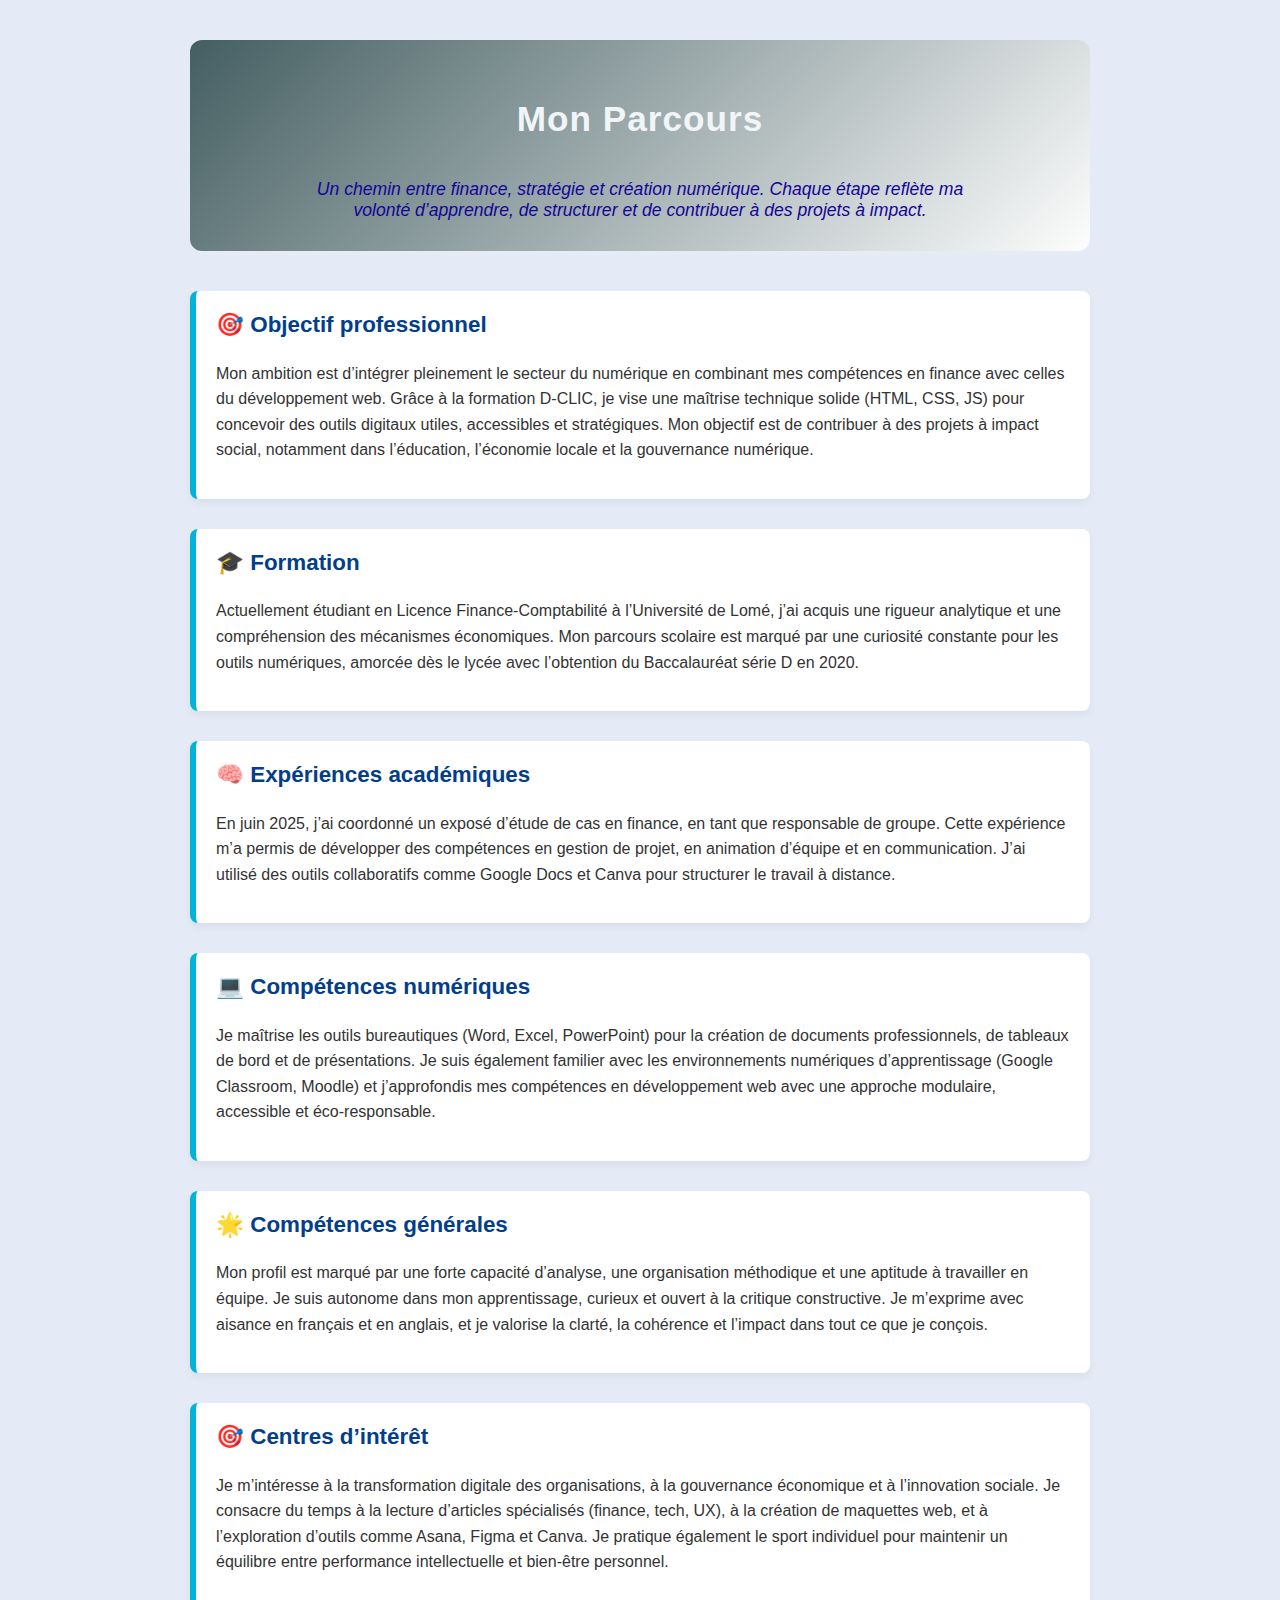
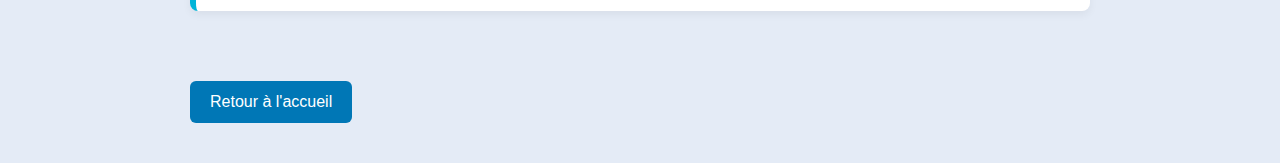
<file: apropos.html>
<!DOCTYPE html>
<html lang="fr">
<head>
  <meta charset="UTF-8">
  <meta name="viewport" content="width=device-width, initial-scale=1.0">
  <title>À propos de Fawaz</title>
  <link rel="stylesheet" href="apropos.css">
  <link rel="icon" type="image/png" href="./favicon.png">
</head>

<body>
  <section id="apropos" class="cartes-section">
    <div class="carte-titre">
      <h2>Mon Parcours</h2>
      <p>Un chemin entre finance, stratégie et création numérique. Chaque étape reflète ma volonté d’apprendre, de structurer et de contribuer à des projets à impact.</p>
    </div>

    <div class="carte">
      <h3>🎯 Objectif professionnel</h3>
      <p>Mon ambition est d’intégrer pleinement le secteur du numérique en combinant mes compétences en finance avec celles du développement web. Grâce à la formation D-CLIC, je vise une maîtrise technique solide (HTML, CSS, JS) pour concevoir des outils digitaux utiles, accessibles et stratégiques. Mon objectif est de contribuer à des projets à impact social, notamment dans l’éducation, l’économie locale et la gouvernance numérique.</p>
    </div>

    <div class="carte">
      <h3>🎓 Formation</h3>
      <p>Actuellement étudiant en Licence Finance-Comptabilité à l’Université de Lomé, j’ai acquis une rigueur analytique et une compréhension des mécanismes économiques. Mon parcours scolaire est marqué par une curiosité constante pour les outils numériques, amorcée dès le lycée avec l’obtention du Baccalauréat série D en 2020.</p>
    </div>

    <div class="carte">
      <h3>🧠 Expériences académiques</h3>
      <p>En juin 2025, j’ai coordonné un exposé d’étude de cas en finance, en tant que responsable de groupe. Cette expérience m’a permis de développer des compétences en gestion de projet, en animation d’équipe et en communication. J’ai utilisé des outils collaboratifs comme Google Docs et Canva pour structurer le travail à distance.</p>
    </div>

    <div class="carte">
      <h3>💻 Compétences numériques</h3>
      <p>Je maîtrise les outils bureautiques (Word, Excel, PowerPoint) pour la création de documents professionnels, de tableaux de bord et de présentations. Je suis également familier avec les environnements numériques d’apprentissage (Google Classroom, Moodle) et j’approfondis mes compétences en développement web avec une approche modulaire, accessible et éco-responsable.</p>
    </div>

    <div class="carte">
      <h3>🌟 Compétences générales</h3>
      <p>Mon profil est marqué par une forte capacité d’analyse, une organisation méthodique et une aptitude à travailler en équipe. Je suis autonome dans mon apprentissage, curieux et ouvert à la critique constructive. Je m’exprime avec aisance en français et en anglais, et je valorise la clarté, la cohérence et l’impact dans tout ce que je conçois.</p>
    </div>

    <div class="carte">
      <h3>🎯 Centres d’intérêt</h3>
      <p>Je m’intéresse à la transformation digitale des organisations, à la gouvernance économique et à l’innovation sociale. Je consacre du temps à la lecture d’articles spécialisés (finance, tech, UX), à la création de maquettes web, et à l’exploration d’outils comme Asana, Figma et Canva. Je pratique également le sport individuel pour maintenir un équilibre entre performance intellectuelle et bien-être personnel.</p>
    </div>

    <a href="./html" class="btn-retour">Retour à l'accueil</a>
  </section>

</body>
</html>
</file>
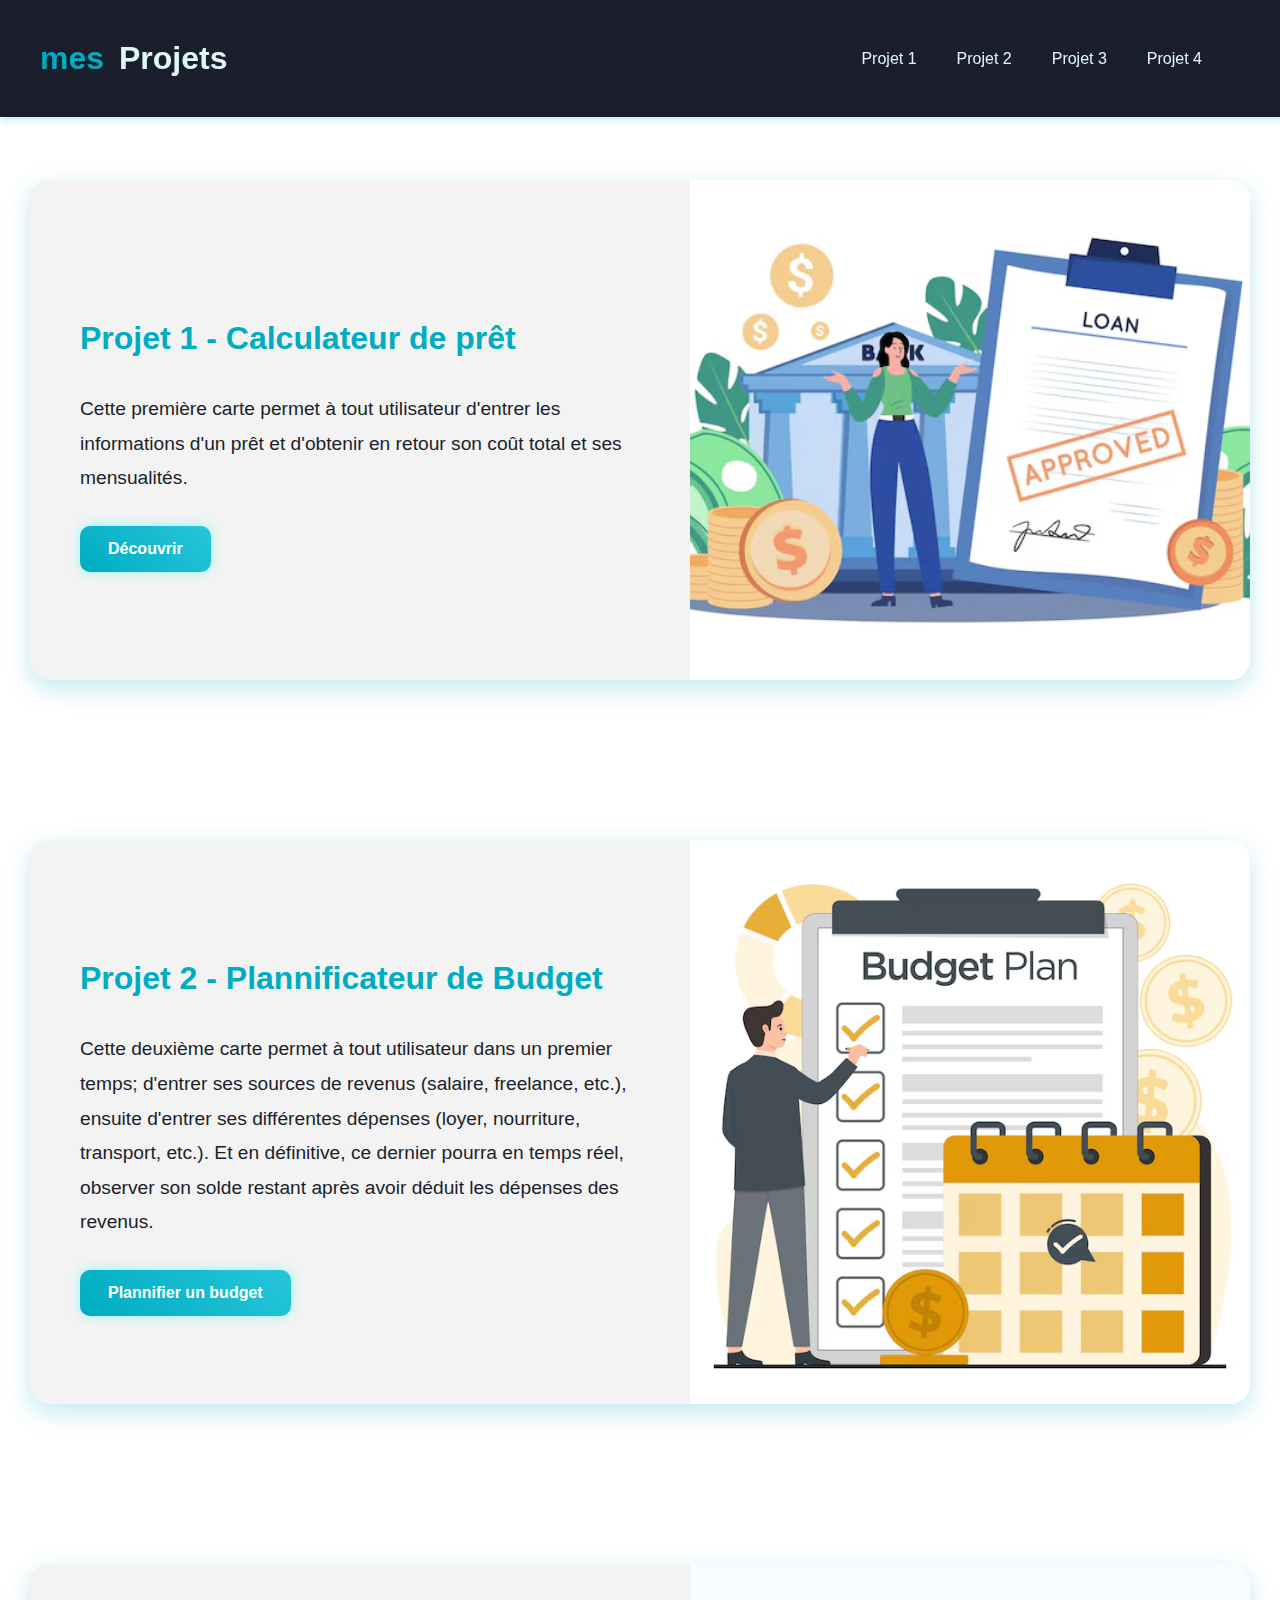
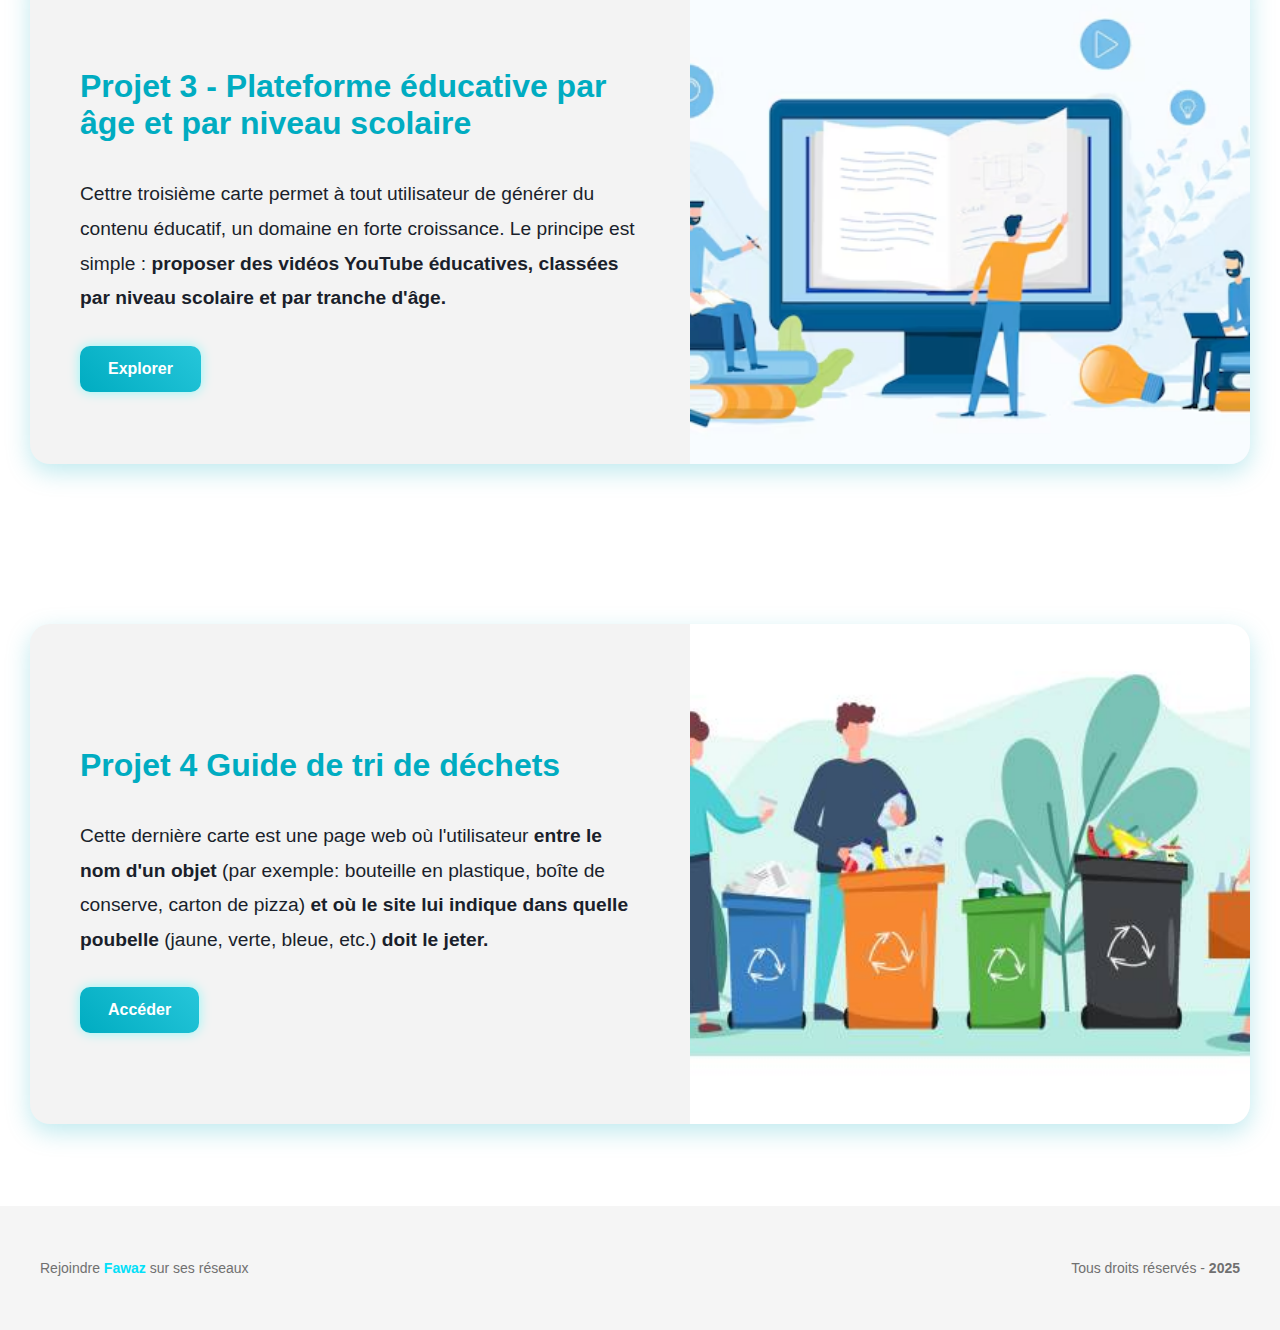
<file: projet.html>
<!DOCTYPE html>
<html lang="fr">
<head>
  <meta charset="UTF-8">
  <meta name="viewport" content="width=device-width, initial-scale=1.0">
  <title>Mes Projets - Fawaz</title>
  <link rel="stylesheet" href="projet.css">
  <link rel="icon" type="image/png" href="./favicon.png">
</head>
<body>

<header class="header-fixe">
  <div class="barre-header fade-in">
    
    <!-- Intitulé de la page à gauche -->
    <div class="identite">
      <span class="nom">mes</span>
      <span class="prenom">Projets</span>
    </div>

    <!-- Navigation à droite -->
    <nav class="nav">
        <ul>
            <li><a href="#projet1">Projet 1</a></li>
            <li><a href="#projet2">Projet 2</a></li>
            <li><a href="#projet3">Projet 3</a></li>
            <li><a href="#projet4">Projet 4</a></li>
        </ul>
    </nav>


  </div>
</header>

<section id="projet1" class="cartes-verticales">
  <div class="grande-carte">
    <div class="contenu-carte">
      <h3>Projet 1 - Calculateur de prêt</h3>
      <p>Cette première carte permet à tout utilisateur d'entrer les informations d'un prêt et d'obtenir en retour son coût total et ses mensualités.</p>
      <a href="./projet1.html" class="btn-action">Découvrir</a>
    </div>
    <div class="illustration-carte">
      <img src="./img illustration calculateur de prpet.jpg" alt="Illustration du projet 1">
    </div>
  </div>
</section>

<section id="projet2" class="cartes-verticales">
  <div id="projet2" class="grande-carte">
    <div class="contenu-carte">
      <h3>Projet 2 - Plannificateur de Budget</h3>
      <p>Cette deuxième carte permet à tout utilisateur dans un premier temps; d'entrer ses sources de revenus (salaire, freelance, etc.), ensuite d'entrer ses différentes dépenses (loyer, nourriture, transport, etc.).
        Et en définitive, ce dernier pourra en temps réel, observer son solde restant après avoir déduit les dépenses des revenus.</p>
      <a href="./projet2.html" class="btn-action">Plannifier un budget</a>
    </div>
    <div class="illustration-carte">
      <img src="./img illustration budget.jpg" alt="Illustration du projet 2">
    </div>
  </div>
</section>

<section id="projet3" class="cartes-verticales">
  <div id="projet3" class="grande-carte">
    <div class="contenu-carte">
      <h3>Projet 3 - Plateforme éducative par âge et par niveau scolaire</h3>
      <p>Cettre troisième carte permet à tout utilisateur de générer du contenu éducatif, un domaine en forte croissance.
        Le principe est simple : <strong>proposer des vidéos YouTube éducatives, classées par niveau scolaire et par tranche d'âge.</strong></p>
      <a href="./projet3.html" class="btn-action">Explorer</a>
    </div>
    <div class="illustration-carte">
      <img src="./illustration projet 3-1.jpg" alt="Illustration du projet 3">
    </div>
  </div>
</section>

<section id="projet4" class="cartes-verticales">
  <div id="projet4" class="grande-carte">
    <div class="contenu-carte">
      <h3>Projet 4 Guide de tri de déchets</h3>
      <p>Cette dernière carte est une page web où l'utilisateur <strong>entre le nom d'un objet</strong> (par exemple: bouteille en plastique, boîte de conserve, carton de pizza) <strong>et où le site lui indique dans quelle poubelle</strong> (jaune, verte, bleue, etc.) <strong>doit le jeter.</strong></p>
      <a href="./projet4.html" class="btn-action">Accéder</a>
    </div>
    <div class="illustration-carte">
      <img src="./illustration projet 4.jpg" alt="Illustration du projet 4">
    </div>
  </div>
</section>

<!-- Footer -->

<footer class="footer">
  <div class="footer-container">
    <p class="footer-left">
      Rejoindre <a href="reseaux.html" class="lien-contact" target="_blank">Fawaz</a> sur <span>ses réseaux</span>
    </p>
    <p class="footer-right">
      Tous droits réservés - <span>2025</span>
    </p>
  </div>
</footer>

<script src="portfolio.accueil.js"></script>
</body>

</html>
</file>
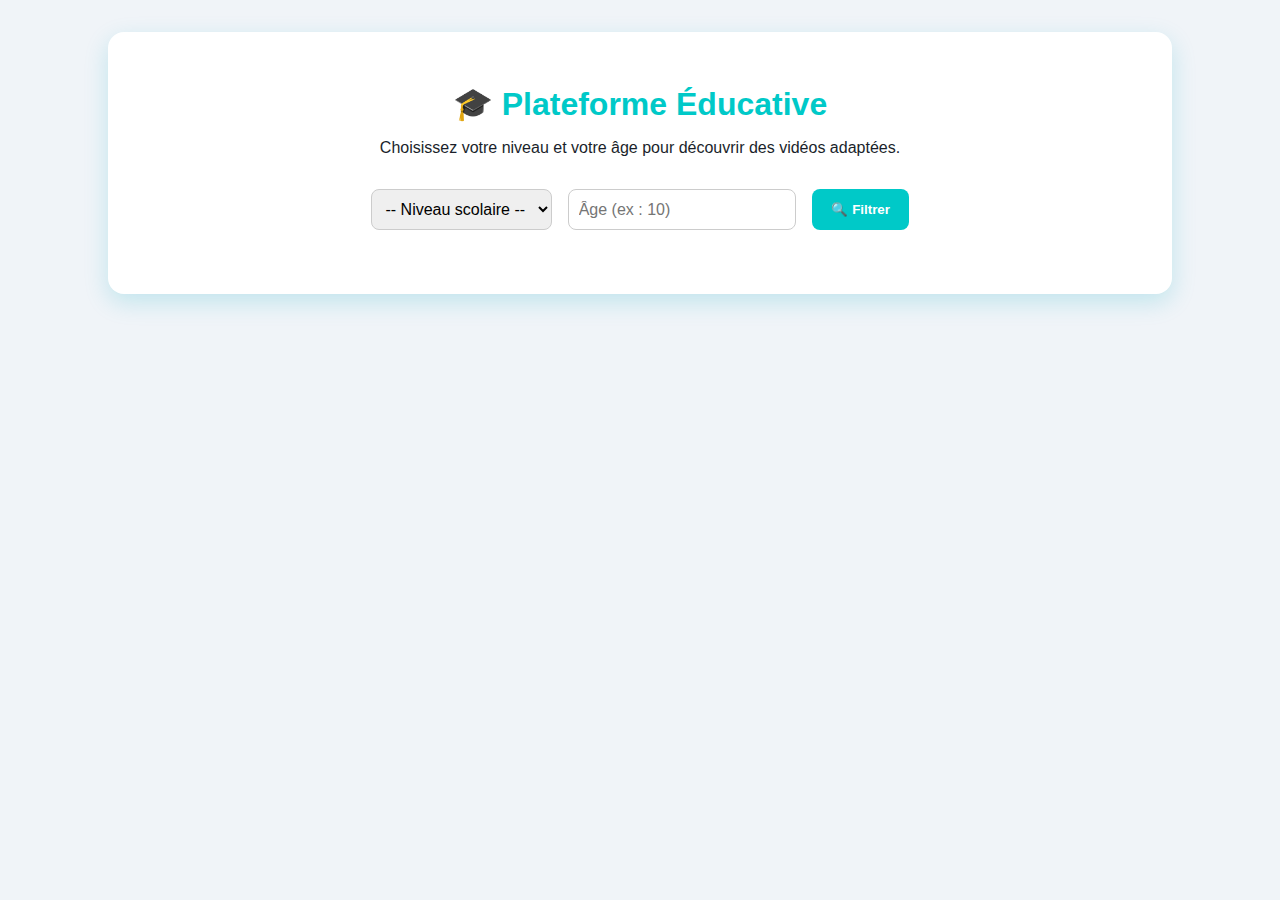
<file: projet3.html>
<!DOCTYPE html>
<html lang="fr">
<head>
  <meta charset="UTF-8">
  <meta name="viewport" content="width=device-width, initial-scale=1.0">
  <title>Plateforme Éducative</title>
  <link rel="stylesheet" href="projet3.css">
  <link rel="icon" type="image/png" href="./favicon.png">
</head>
<body>

<main class="carte fade-in">
  <h1>🎓 Plateforme Éducative</h1>
  <p>Choisissez votre niveau et votre âge pour découvrir des vidéos adaptées.</p>

  <div class="filtres">
    <select id="niveau">
      <option value="">-- Niveau scolaire --</option>
      <option value="Primaire">Primaire</option>
      <option value="Collège">Collège</option>
      <option value="Lycée">Lycée</option>
    </select>

    <input type="number" id="age" placeholder="Âge (ex : 10)">
    <button onclick="filtrerVideos()">🔍 Filtrer</button>
  </div>

  <div id="videos" class="videos-container">
    <!-- Les vidéos filtrées s'afficheront ici -->
  </div>
</main>

<script src="projet3.js"></script>
</body>
</html>
</file>
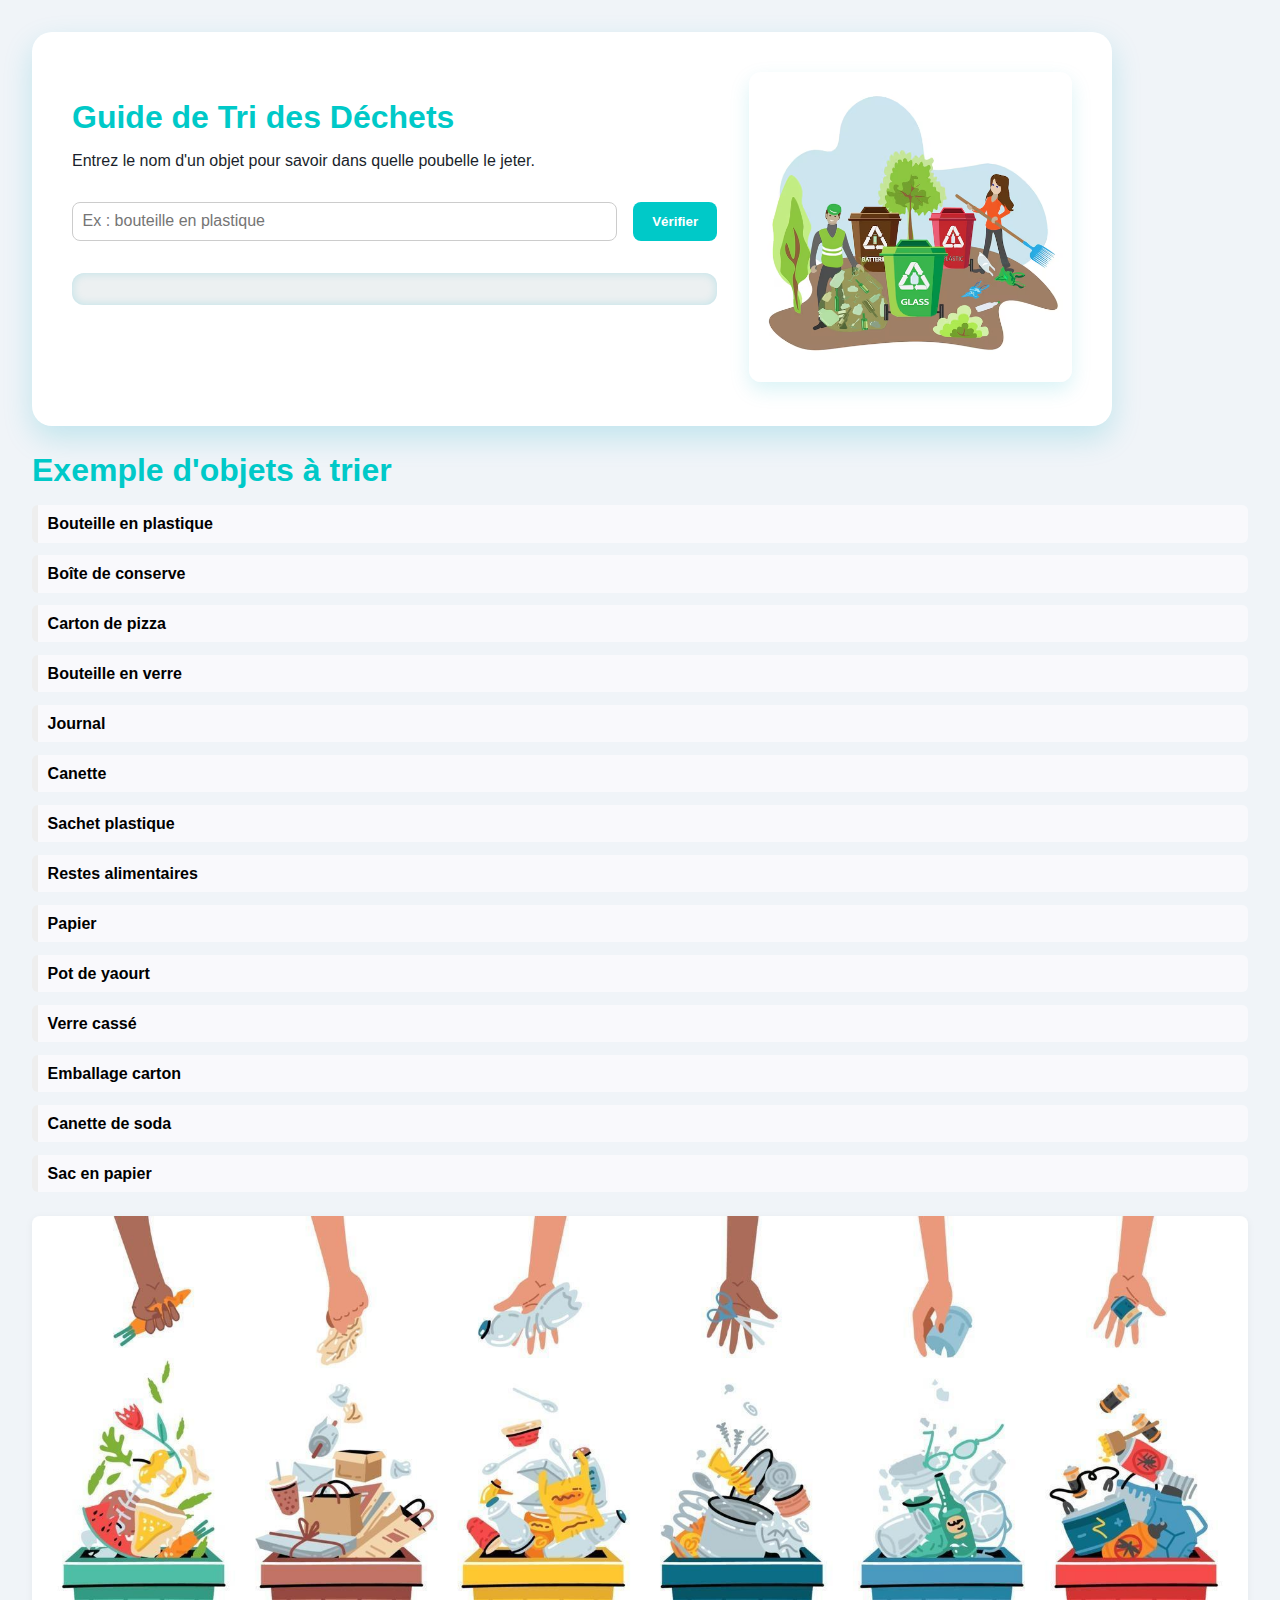
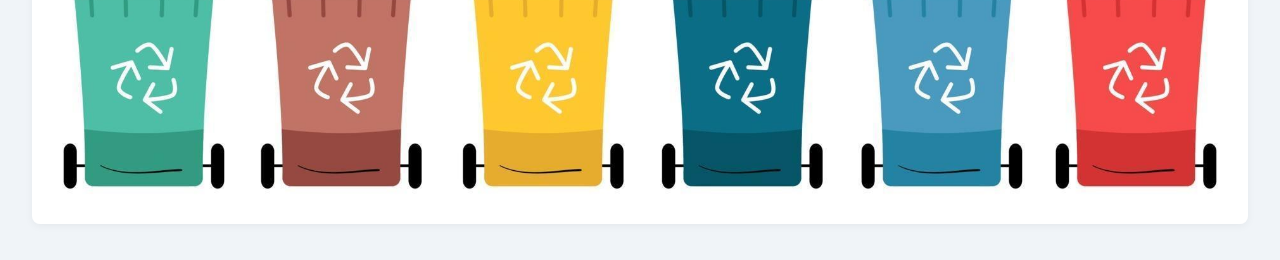
<file: projet4.html>
<!DOCTYPE html>
<html lang="fr">
    <head>
        <meta charset="UTF-8">
        <title>Guide de Tri des Déchets</title>
        <link rel="stylesheet" href="projet4.css">
    </head>
    <body>
    <main class="container">

        <!-- Carte principale : Recherche -->
        <section class="carte fade-in">
            <div class="contenu">
            <h2>Guide de Tri des Déchets</h2>
            <p>Entrez le nom d'un objet pour savoir dans quelle poubelle le jeter.</p>

            <div class="formulaire">
                <input type="text" id="objet" placeholder="Ex : bouteille en plastique">
                <button onclick="chercherPoubelle()">Vérifier</button>
            </div>

            <div id="resultat" class="resultat">
                <!-- Résultat affiché ici -->
            </div>
            </div>

            <div class="illustration">
            <img src="./img tri de dechets.jpg" alt="Illustration tri des déchets">
            </div>
        </section>

        <!-- Carte secondaire : Liste des objets reconnus -->
        <section class="carte-secondaire">
        <h2>Exemple d'objets à trier</h2>
        <ul class="liste-tri">
            <li><strong>Bouteille en plastique</strong></li>
            <li><strong>Boîte de conserve</strong></li>
            <li><strong>Carton de pizza</strong></li>
            <li><strong>Bouteille en verre</strong></li>
            <li><strong>Journal</strong></li>
            <li><strong>Canette</strong></li>
            <li><strong>Sachet plastique</strong></li>
            <li><strong>Restes alimentaires</strong></li>
            <li><strong>Papier</strong></li>
            <li><strong>Pot de yaourt</strong></li>
            <li><strong>Verre cassé</strong></li>
            <li><strong>Emballage carton</strong></li>
            <li><strong>Canette de soda</strong></li>
            <li><strong>Sac en papier</strong></li>
        </ul>

        <!-- Emplacement image 2 -->
        <div class="image-zone">
            <img src="./img exple tri.jpg" alt="Exemples de déchets triés" />
        </div>
        </section>

    </main>

    <script src="projet4.js"></script>
    </body>
</html>
</file>
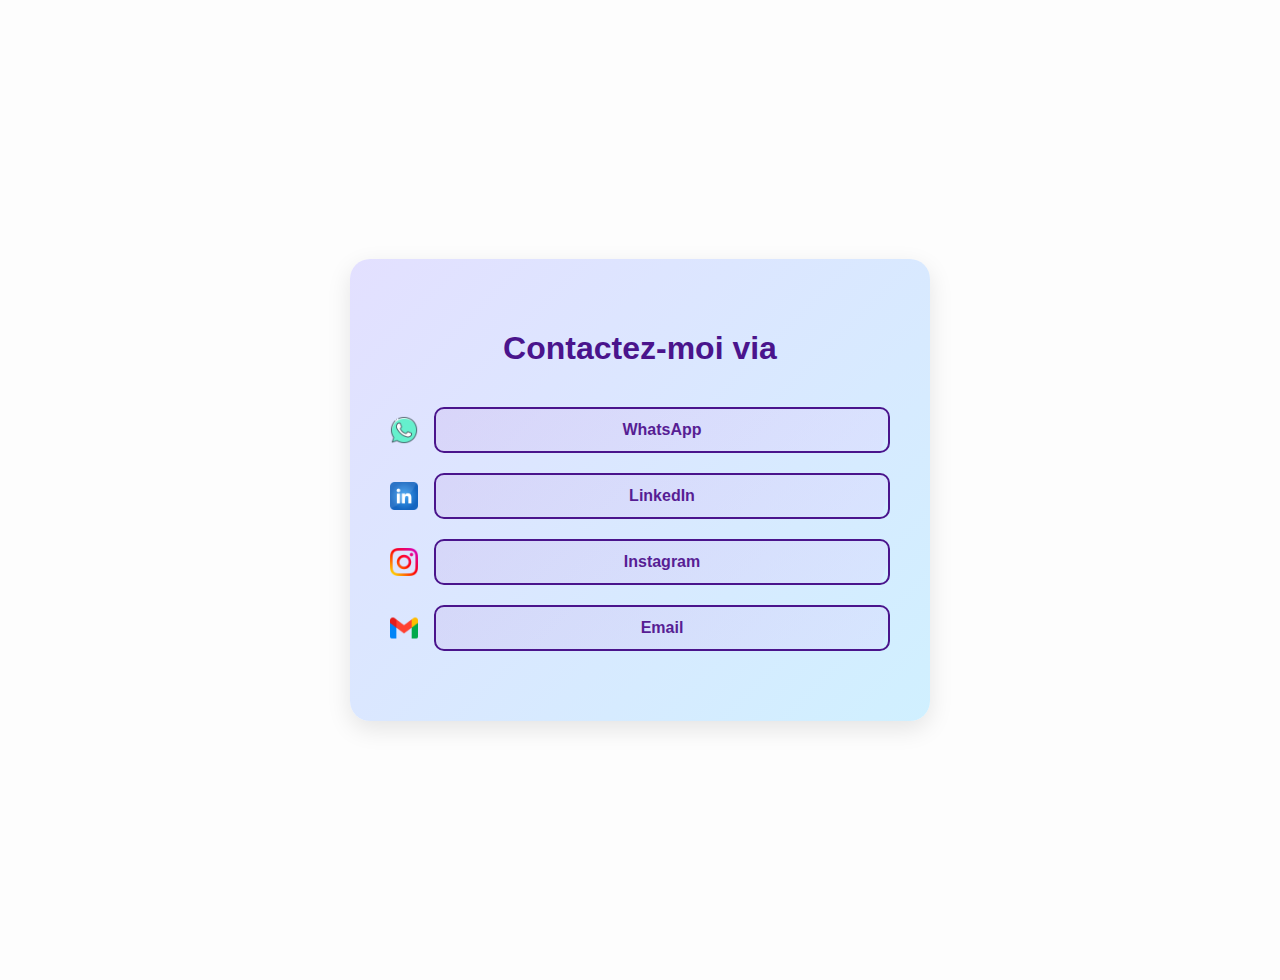
<file: reseaux.html>
<!DOCTYPE html>
<html lang="fr">
<head>
  <meta charset="UTF-8">
  <title>Mes Réseaux – Fawaz</title>
  <link rel="stylesheet" href="reseaux.css">
  <link rel="icon" type="image/png" href="./favicon.png">
</head>
<body>
  <section class="section-contact-social">
    <div class="carte-reseaux">
      <h1>Contactez-moi via</h1>

      <div class="ligne-reseau">
        <img src="./telephone_12868825.png" alt="WhatsApp" class="icone-reseau">
        <a href="https://wa.me/qr/FSWB5WWUQYFOP1" target="_blank" class="btn-reseau"><span>WhatsApp</span></a>
      </div>

      <div class="ligne-reseau">
        <img src="./linkedin_3955056.png" alt="LinkedIn" class="icone-reseau">
        <a href="https://www.linkedin.com/in/fawaz-atti-287470207?utm_source=share&utm_campaign=share_via&utm_content=profile&utm_medium=android_app" target="_blank" class="btn-reseau"><span>LinkedIn</span></a>
      </div>

      <div class="ligne-reseau">
        <img src="./instagram_1384063.png" alt="Instagram" class="icone-reseau">
        <a href="https://www.instagram.com/am.fwaaz?utm_source=qr&igsh=MWljdGFxbTY3N20wNA==" target="_blank" class="btn-reseau"><span>Instagram</span></a>
      </div>

      <div class="ligne-reseau">
        <img src="./gmail_5968534.png" alt="Email" class="icone-reseau">
        <a href="mailto:nattifawaz@gmail.com" class="btn-reseau"><span>Email</span></a>
      </div>
    </div>
  </section>
</body>
</html>
</file>
<file: apropos.css>
body {
  font-family: 'Segoe UI', sans-serif;
  background-color: #e2eaf5f1;
  margin: 0;
  padding: 0;
  color: #333;
}

.carte-titre {
  background: linear-gradient(135deg, #445e61, #fdfdfd);
  padding: 30px;
  border-radius: 12px;
  box-shadow: 0 6px 12px rgba(255, 255, 255, 0.08);
  text-align: center;
  margin-bottom: 40px;
  animation: fadeIn 1s ease-out;
}

.carte-titre h2 {
  font-size: 2.5em;
  color: #f1f1fa;
  margin-bottom: 10px;
  letter-spacing: 1px;
}

.carte-titre p {
  font-size: 1.1em;
  color: #140599;
  font-style: italic;
  margin: 0 auto;
  max-width: 700px;
}

@keyframes fadeIn {
  from { opacity: 0; transform: translateY(-20px); }
  to { opacity: 1; transform: translateY(0); }
}

.cartes-section {
  max-width: 900px;
  margin: 0 auto;
  padding: 40px 20px;
}

.cartes-section h2 {
  text-align: center;
  font-size: 2.2em;
  color: #f2f5f7;
  margin-bottom: 40px;
}

.carte {
  background-color: #ffffff;
  border-left: 6px solid #00b4d8;
  box-shadow: 0 4px 8px rgba(0,0,0,0.05);
  padding: 20px;
  margin-bottom: 30px;
  border-radius: 8px;
  transition: transform 0.3s ease;
}

.carte:hover {
  transform: scale(1.02);
}

.carte h3 {
  margin-top: 0;
  color: #023e8a;
  font-size: 1.4em;
}

.carte p {
  font-size: 1em;
  line-height: 1.6;
}

.btn-retour {
  display: inline-block;
  margin-top: 40px;
  text-decoration: none;
  background-color: #0077b6;
  color: white;
  padding: 12px 20px;
  border-radius: 6px;
  transition: background-color 0.3s ease;
}

.btn-retour:hover {
  background-color: #023e8a;
}

@media (max-width: 600px) {
  .carte {
    padding: 15px;
  }

  .cartes-section h2 {
    font-size: 1.8em;
  }

  .carte h3 {
    font-size: 1.2em;
  }

  .carte p {
    font-size: 0.95em;
  }
}
</file>
<file: projet.css>
/* Palette */
:root {
  --bleu-nuit: #1a1f2b;
  --turquoise-clair: #e0f7fa;
  --turquoise-hover: #26c6da;
  --accent: #00acc1;
}

/* Police + décalage du contenu */
body {
  font-family: 'Poppins', sans-serif;
  margin: 0;
  padding-top: 100px;
  background-color: #ffffff;
  color: var(--turquoise-clair);
}

/* En-tête fixe du site */

.header-fixe {
  margin: 0;
}

/* Barre d’en-tête fixe du site */
.barre-header {
  position: fixed;
  top: 0;
  left: 0;
  width: 100%;
  z-index: 1000;
  display: flex;
  justify-content: space-between;
  align-items: center;
  padding: 40px 40px;
  background-color: var(--bleu-nuit);
  box-shadow: 0 4px 8px rgba(0, 172, 193, 0.2);
  flex-wrap: wrap;
}

/* Identité : nom et prénom */
.identite {
  font-size: 32px;
  font-weight: bold;
  white-space: nowrap;
}

.identite .nom {
  color: var(--accent);
  margin-right: 6px;
}

.identite .prenom {
  color: var(--turquoise-clair);
}

/* affichage des éléments de navigation */
.nav {
  display: flex;
}

.nav ul {
  display: flex;
  flex-wrap: wrap;
  justify-content: flex-end;
  gap: 28px;
  list-style: none;
  margin: 0;
  padding: 0;
}

/* affichage des liens de navigation */
.nav a {
  position: relative;
  color: var(--turquoise-clair);
  text-decoration: none;
  font-size: 16px;
  font-weight: 500;
  padding: 4px 6px;
  transition: color 0.3s ease;
}

/* Soulignement fluide + glow turquoise */
.nav a::after {
  content: "";
  position: absolute;
  left: 0;
  bottom: -4px;
  width: 0%;
  height: 2px;
  background-color: var(--turquoise-hover);
  transition: width 0.3s ease;
}

.nav a:hover {
  color: var(--turquoise-hover);
  text-shadow: 0 0 8px var(--turquoise-hover);
}

.nav a:hover::after {
  width: 100%;
}

/* 📏 Espacement quadruplé pour le lien Contact : pour éviter le débordement */
.nav li:last-child {
  margin-right: 112px; /* ✅ 4x plus que les autres (28px × 4) */
}

.cartes-verticales {
  display: flex;
  flex-direction: column;
  gap: 60px; /* ↗️ Espacement plus généreux entre les cartes */
  padding: 80px 30px;
  max-width: 1400px; /* ↗️ Largeur augmentée */
  margin: auto;
}

.grande-carte {
  display: flex;
  flex-direction: row;
  justify-content: space-between;
  align-items: stretch;
  background-color: #f3f3f3;
  border-radius: 20px;
  overflow: hidden;
  box-shadow: 0 8px 24px rgba(0, 172, 193, 0.25);
  transition: transform 0.3s ease, box-shadow 0.3s ease;
  min-height: 500px; /* ↗️ Hauteur augmentée */
}

.grande-carte:hover {
  transform: scale(1.02);
  box-shadow: 0 0 30px rgba(0, 140, 255, 0.35);
}

.contenu-carte {
  flex: 1;
  padding: 50px;
  color: var(--bleu-nuit);
  display: flex;
  flex-direction: column;
  justify-content: center;
}

.contenu-carte h3 {
  font-size: 2rem; /* ↗️ Titre plus imposant */
  margin-bottom: 16px;
  color: var(--accent);
}

.contenu-carte p {
  font-size: 1.2rem;
  line-height: 1.8;
  margin-bottom: 30px;
}

.btn-action {
  align-self: start;
  padding: 14px 28px;
  background: linear-gradient(45deg, var(--accent), var(--turquoise-hover));
  color: white;
  border-radius: 10px;
  text-decoration: none;
  font-weight: bold;
  box-shadow: 0 0 12px rgba(0, 255, 255, 0.4);
  transition: transform 0.3s ease, box-shadow 0.3s ease;
}

.btn-action:hover {
  transform: scale(1.06);
  box-shadow: 0 0 24px rgba(0, 255, 255, 0.6);
}

.illustration-carte {
  flex: 1;
  overflow: hidden;
  position: relative;
}

.illustration-carte img {
  width: 100%;
  height: 100%;
  object-fit: cover;
  transition: transform 0.5s ease, filter 0.5s ease;
}

.illustration-carte img:hover {
  transform: scale(1.1);
  filter: brightness(1.2) saturate(1.1);
}

/* footer - pied de page du site */

.footer {
  background-color: #f5f5f5;
  border-top: 2px solid #ffffff;
  padding: 40px;
  font-family: 'Poppins', sans-serif;
  font-size: 14px;
  color: #707070;
}

.footer-container {
  max-width: 1200px;
  margin: 0 auto;
  display: flex;
  justify-content: space-between;
  align-items: center;
  flex-wrap: wrap;
}

.footer-left a {
  color: #03e0f8;
  text-decoration: none;
  font-weight: 600;
  transition: color 0.3s ease;
}

.footer-left a:hover {
  color: #1de9b6;
}

.footer-right span {
  font-weight: 600;
}

/* effet de sroll fluide avec surbrillance */

html {
  scroll-behavior: smooth;
}

.nav a.active {
  color: var(--turquoise-hover);
  text-shadow: 0 0 8px var(--turquoise-hover);
}
</file>
<file: projet3.css>
:root {
  --fond: #f0f4f8;
  --carte: #ffffff;
  --accent: #00c9c8;
  --texte: #1a1f2b;
  --ombre: rgba(0, 172, 193, 0.2);
}

body {
  font-family: 'Segoe UI', sans-serif;
  background: var(--fond);
  margin: 0;
  padding: 2rem;
  display: flex;
  justify-content: center;
}

.carte {
  background: var(--carte);
  padding: 2rem;
  border-radius: 16px;
  box-shadow: 0 8px 24px var(--ombre);
  max-width: 1000px;
  width: 100%;
}

h1 {
  text-align: center;
  color: var(--accent);
  font-size: 2rem;
  margin-bottom: 1rem;
}

p {
  text-align: center;
  margin-bottom: 2rem;
  color: var(--texte);
}

.filtres {
  display: flex;
  gap: 1rem;
  justify-content: center;
  margin-bottom: 2rem;
  flex-wrap: wrap;
}

select, input {
  padding: 0.6rem;
  border-radius: 8px;
  border: 1px solid #ccc;
  font-size: 1rem;
}

button {
  background: var(--accent);
  color: white;
  border: none;
  padding: 0.6rem 1.2rem;
  border-radius: 8px;
  cursor: pointer;
  font-weight: bold;
  transition: background 0.3s ease;
}

button:hover {
  background: #00a2a1;
}

.videos-container {
  display: grid;
  grid-template-columns: repeat(auto-fit, minmax(300px, 1fr));
  gap: 2rem;
}

.video-card {
  background: #ffffff;
  border-radius: 12px;
  box-shadow: 0 4px 12px rgba(0, 0, 0, 0.08);
  padding: 1rem;
}

.video-card iframe {
  width: 100%;
  height: 180px;
  border-radius: 8px;
}

.video-card h3 {
  margin-top: 1rem;
  font-size: 1.1rem;
  color: var(--accent);
}

.video-card p {
  font-size: 0.95rem;
  color: var(--texte);
}
</file>
<file: projet4.css>
:root {
  --fond: #f0f4f8;
  --carte: #ffffff;
  --accent: #00c9c8;
  --texte: #1a1f2b;
  --ombre: rgba(0, 172, 193, 0.2);
  --jaune: #f1c40f;
  --vert: #2ecc71;
  --bleu: #3498db;
  --gris: #7f8c8d;
}

body {
  font-family: 'Segoe UI', sans-serif;
  background: var(--fond);
  margin: 0;
  padding: 2rem;
  display: flex;
  justify-content: center;
}

.carte {
  display: flex;
  justify-content: space-between;
  align-items: flex-start;
  gap: 2rem;
  background: var(--carte);
  padding: 2.5rem;
  border-radius: 20px;
  box-shadow: 0 12px 30px var(--ombre);
  max-width: 1000px;
  width: 100%;
}

.contenu {
  flex: 2;
}

.illustration {
  flex: 1;
  text-align: center;
}

.illustration img {
  max-width: 100%;
  height: auto;
  border-radius: 12px;
  box-shadow: 0 8px 20px rgba(0, 172, 193, 0.15);
  transition: transform 0.3s ease;
}

.illustration img:hover {
  transform: scale(1.03);
}

h2 {
  font-size: 2rem;
  color: var(--accent);
  margin-bottom: 1rem;
}

p {
  margin-bottom: 2rem;
  color: var(--texte);
}

.formulaire {
  display: flex;
  gap: 1rem;
  flex-wrap: wrap;
  margin-bottom: 2rem;
}

input {
  flex: 1;
  padding: 0.6rem;
  border-radius: 8px;
  border: 1px solid #ccc;
  font-size: 1rem;
}

button {
  background: var(--accent);
  color: white;
  border: none;
  padding: 0.6rem 1.2rem;
  border-radius: 8px;
  cursor: pointer;
  font-weight: bold;
  transition: background 0.3s ease;
}

button:hover {
  background: #00a2a1;
}

.resultat {
  font-size: 1.2rem;
  padding: 1rem;
  border-radius: 12px;
  background: #ecf0f1;
  box-shadow: inset 0 0 10px var(--ombre);
  color: var(--texte);
}

.resultat.jaune { background: var(--jaune); color: #fff; }
.resultat.vert { background: var(--vert); color: #fff; }
.resultat.bleu { background: var(--bleu); color: #fff; }
.resultat.gris { background: var(--gris); color: #fff; }

/* Liste des objets */
.liste-tri {
  list-style: none;
  padding: 0;
}

.liste-tri li {
  margin-bottom: 0.8rem;
  padding: 0.6rem;
  background-color: #f9f9fc;
  border-left: 6px solid #eee;
  border-radius: 6px;
  transition: background-color 0.3s ease;
}

.liste-tri li:hover {
  background-color: #eef2f7;
}

/* style appliqué à l'image */
.image-zone {
  margin-top: 1.5rem;
  text-align: center;
}

.image-zone img {
  max-width: 100%;
  height: auto;
  border-radius: 8px;
  box-shadow: 0 2px 8px rgba(0,0,0,0.05);
}
</file>
<file: reseaux.css>
/* style appliqué à la page :  couleur + texte */
body {
  margin: 0;
  padding: 0;
  background-color: #fdfdfd;
  font-family: 'Segoe UI', sans-serif;
}

/* section centrale */
.section-contact-social {
  display: flex;
  justify-content: center;
  align-items: center;
  min-height: 100vh;
  padding: 40px;
}

/* affichage de la carte */
.carte-reseaux {
  background: linear-gradient(135deg, #e3e0ff, #d0f0ff);
  padding: 50px 40px;
  border-radius: 20px;
  box-shadow: 0 8px 24px rgba(0, 0, 0, 0.1);
  max-width: 500px;
  width: 100%;
  transition: transform 0.4s ease, box-shadow 0.4s ease;
}

.carte-reseaux:hover {
  transform: translateY(-6px);
  box-shadow: 0 12px 32px rgba(74, 20, 140, 0.3);
}

/* titre */
.carte-reseaux h1 {
  text-align: center;
  font-size: 32px;
  margin-bottom: 40px;
  color: #4a148c;
  transition: color 0.3s ease;
}

.carte-reseaux:hover h1 {
  color: #7a3a80;
}

/* disposition en ligne des boutons + centrage au milieu de la carte */
.ligne-reseau {
  display: flex;
  align-items: center;
  gap: 16px;
  margin-bottom: 20px;
}

/* icônes des réseaux sociaux */
.icone-reseau {
  width: 28px;
  height: 28px;
  transition: transform 0.3s ease;
}

/* affichage des boutons */
.btn-reseau {
  flex-grow: 1;
  background-color: transparent;
  border: 2px solid #4a148c;
  color: #4a148c;
  padding: 12px 20px;
  border-radius: 10px;
  font-weight: 600;
  text-decoration: none;
  transition: all 0.4s ease;
  text-align: center;
  position: relative;
  overflow: hidden;
  display: flex;
  justify-content: center;
  align-items: center;
}

/* centrage du texte inscrit sur les boutons */
.btn-reseau span {
  display: block;
  width: 100%;
  text-align: center;
  transition: transform 0.3s ease;
}

/* effet de brillance */
.btn-reseau::before {
  content: "";
  position: absolute;
  top: 0;
  left: -100%;
  width: 200%;
  height: 100%;
  background: linear-gradient(120deg, #4a148c 0%, #fa95fa 100%);
  opacity: 0.1;
  transform: skewX(-20deg);
  transition: left 0.5s ease;
}

.btn-reseau:hover::before {
  left: 0;
  opacity: 0.2;
}

/* style hover */
.btn-reseau:hover {
  background-color: #4a148c;
  color: white;
}

.btn-reseau:hover span {
  transform: scale(1.05);
}

/* animation appliquée aux icônes */
.ligne-reseau:hover .icone-reseau {
  transform: scale(1.2) rotate(-5deg);
}
</file>
